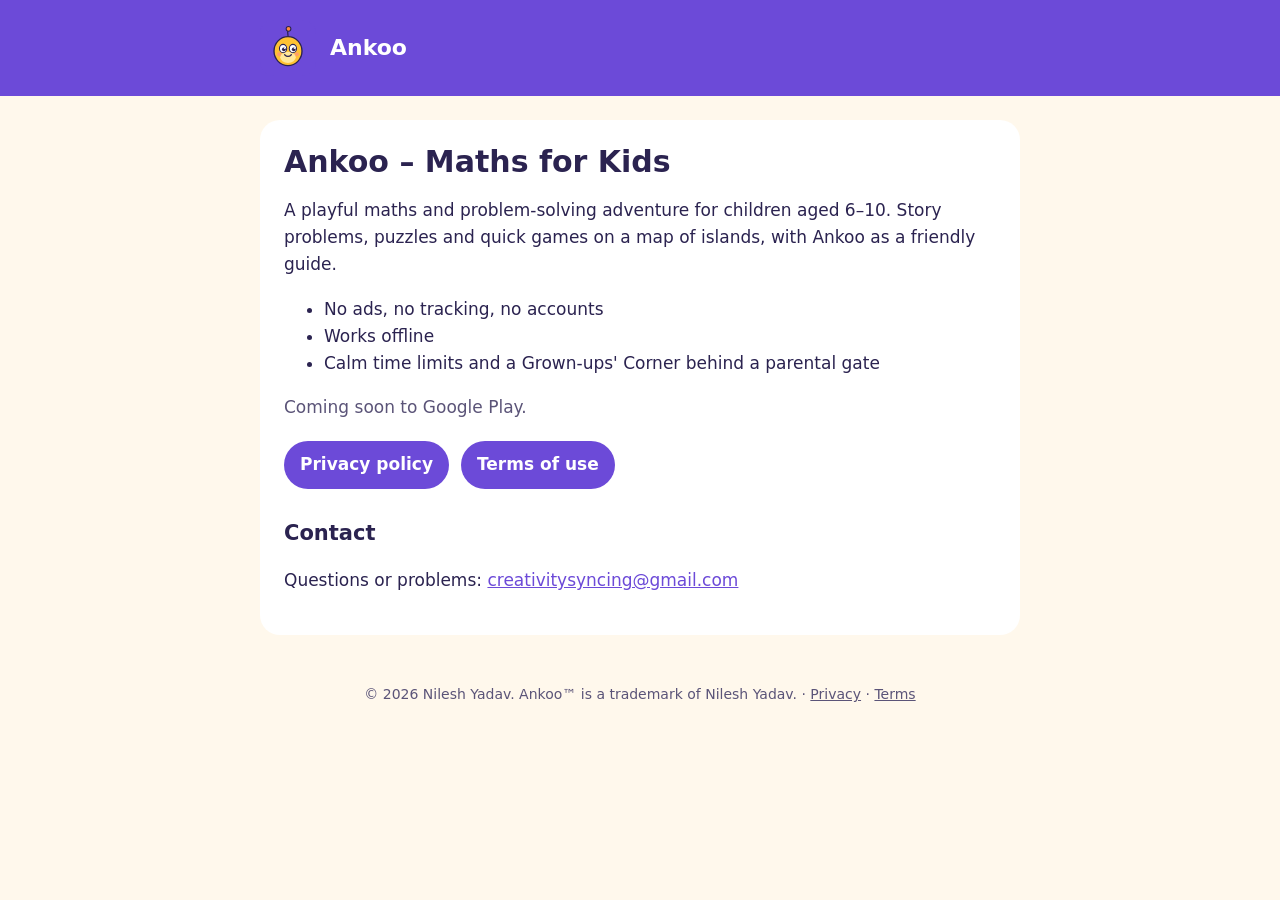
<file: index.html>
<!doctype html>
<html lang="en">
<head>
<meta charset="utf-8">
<meta name="viewport" content="width=device-width, initial-scale=1">
<title>Ankoo – Maths for Kids</title>
<meta name="description" content="A playful maths and problem-solving adventure for children aged 6–10. No ads, works offline.">
<link rel="icon" href="icon.svg" type="image/svg+xml">
<link rel="stylesheet" href="style.css">
</head>
<body>
<header><div class="wrap"><img src="icon.svg" alt=""><a href="./">Ankoo</a></div></header>
<main><div class="wrap">
<h1>Ankoo – Maths for Kids</h1>
<p>A playful maths and problem-solving adventure for children aged 6–10. Story problems, puzzles and quick games on a map of islands, with Ankoo as a friendly guide.</p>
<ul>
<li>No ads, no tracking, no accounts</li>
<li>Works offline</li>
<li>Calm time limits and a Grown-ups' Corner behind a parental gate</li>
</ul>
<p class="soft">Coming soon to Google Play.</p>
<nav><a href="privacy.html">Privacy policy</a><a href="terms.html">Terms of use</a></nav>
<h2>Contact</h2>
<p>Questions or problems: <a href="mailto:creativitysyncing@gmail.com">creativitysyncing@gmail.com</a></p>
</div></main>
<footer>© 2026 Nilesh Yadav. Ankoo™ is a trademark of Nilesh Yadav. · <a href="privacy.html">Privacy</a> · <a href="terms.html">Terms</a></footer>
</body>
</html>
</file>
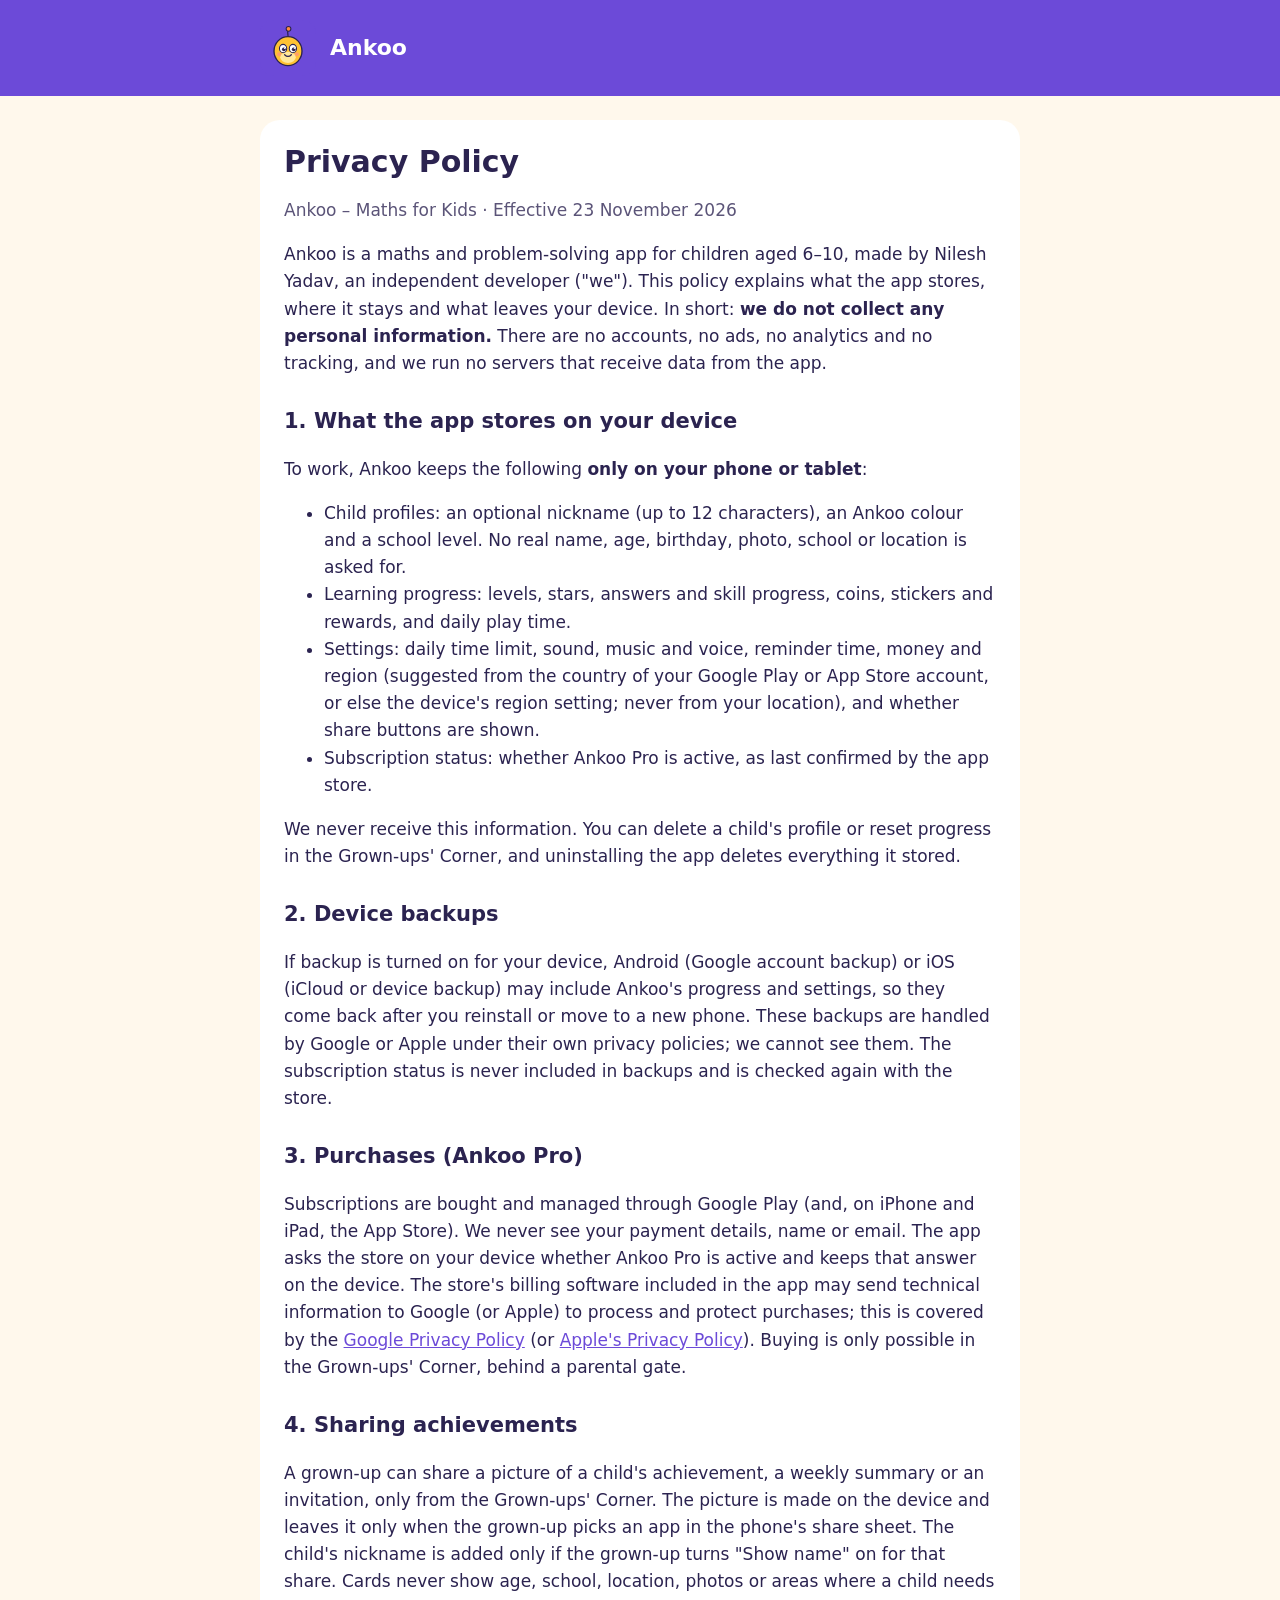
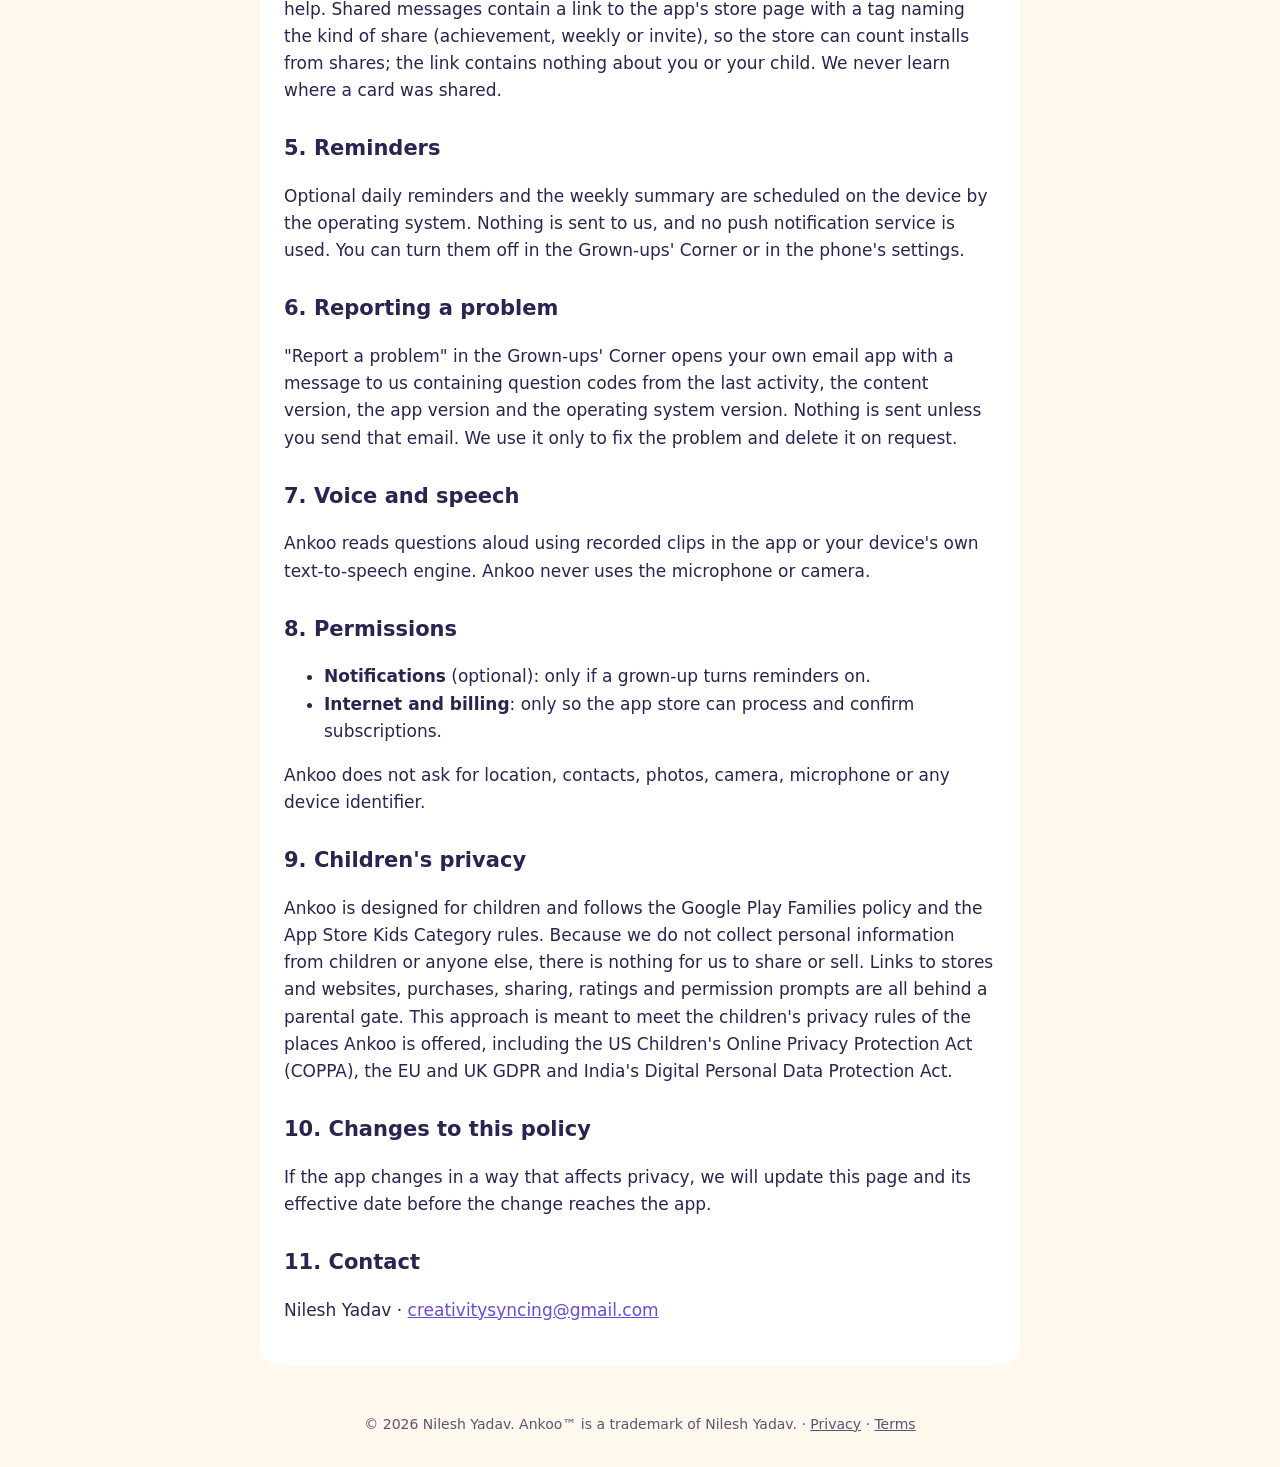
<file: privacy.html>
<!doctype html>
<html lang="en">
<head>
<meta charset="utf-8">
<meta name="viewport" content="width=device-width, initial-scale=1">
<title>Privacy Policy · Ankoo</title>
<meta name="description" content="Privacy policy of Ankoo – Maths for Kids: no accounts, no ads, no tracking; everything stays on your device.">
<link rel="icon" href="icon.svg" type="image/svg+xml">
<link rel="stylesheet" href="style.css">
</head>
<body>
<header><div class="wrap"><img src="icon.svg" alt=""><a href="./">Ankoo</a></div></header>
<main><div class="wrap">
<h1>Privacy Policy</h1>
<p class="soft">Ankoo – Maths for Kids · Effective 23 November 2026</p>

<p>Ankoo is a maths and problem-solving app for children aged 6–10, made by Nilesh Yadav, an independent developer ("we"). This policy explains what the app stores, where it stays and what leaves your device. In short: <strong>we do not collect any personal information.</strong> There are no accounts, no ads, no analytics and no tracking, and we run no servers that receive data from the app.</p>

<h2>1. What the app stores on your device</h2>
<p>To work, Ankoo keeps the following <strong>only on your phone or tablet</strong>:</p>
<ul>
<li>Child profiles: an optional nickname (up to 12 characters), an Ankoo colour and a school level. No real name, age, birthday, photo, school or location is asked for.</li>
<li>Learning progress: levels, stars, answers and skill progress, coins, stickers and rewards, and daily play time.</li>
<li>Settings: daily time limit, sound, music and voice, reminder time, money and region (suggested from the country of your Google Play or App Store account, or else the device's region setting; never from your location), and whether share buttons are shown.</li>
<li>Subscription status: whether Ankoo Pro is active, as last confirmed by the app store.</li>
</ul>
<p>We never receive this information. You can delete a child's profile or reset progress in the Grown-ups' Corner, and uninstalling the app deletes everything it stored.</p>

<h2>2. Device backups</h2>
<p>If backup is turned on for your device, Android (Google account backup) or iOS (iCloud or device backup) may include Ankoo's progress and settings, so they come back after you reinstall or move to a new phone. These backups are handled by Google or Apple under their own privacy policies; we cannot see them. The subscription status is never included in backups and is checked again with the store.</p>

<h2>3. Purchases (Ankoo Pro)</h2>
<p>Subscriptions are bought and managed through Google Play (and, on iPhone and iPad, the App Store). We never see your payment details, name or email. The app asks the store on your device whether Ankoo Pro is active and keeps that answer on the device. The store's billing software included in the app may send technical information to Google (or Apple) to process and protect purchases; this is covered by the <a href="https://policies.google.com/privacy">Google Privacy Policy</a> (or <a href="https://www.apple.com/legal/privacy/">Apple's Privacy Policy</a>). Buying is only possible in the Grown-ups' Corner, behind a parental gate.</p>

<h2>4. Sharing achievements</h2>
<p>A grown-up can share a picture of a child's achievement, a weekly summary or an invitation, only from the Grown-ups' Corner. The picture is made on the device and leaves it only when the grown-up picks an app in the phone's share sheet. The child's nickname is added only if the grown-up turns "Show name" on for that share. Cards never show age, school, location, photos or areas where a child needs help. Shared messages contain a link to the app's store page with a tag naming the kind of share (achievement, weekly or invite), so the store can count installs from shares; the link contains nothing about you or your child. We never learn where a card was shared.</p>

<h2>5. Reminders</h2>
<p>Optional daily reminders and the weekly summary are scheduled on the device by the operating system. Nothing is sent to us, and no push notification service is used. You can turn them off in the Grown-ups' Corner or in the phone's settings.</p>

<h2>6. Reporting a problem</h2>
<p>"Report a problem" in the Grown-ups' Corner opens your own email app with a message to us containing question codes from the last activity, the content version, the app version and the operating system version. Nothing is sent unless you send that email. We use it only to fix the problem and delete it on request.</p>

<h2>7. Voice and speech</h2>
<p>Ankoo reads questions aloud using recorded clips in the app or your device's own text-to-speech engine. Ankoo never uses the microphone or camera.</p>

<h2>8. Permissions</h2>
<ul>
<li><strong>Notifications</strong> (optional): only if a grown-up turns reminders on.</li>
<li><strong>Internet and billing</strong>: only so the app store can process and confirm subscriptions.</li>
</ul>
<p>Ankoo does not ask for location, contacts, photos, camera, microphone or any device identifier.</p>

<h2>9. Children's privacy</h2>
<p>Ankoo is designed for children and follows the Google Play Families policy and the App Store Kids Category rules. Because we do not collect personal information from children or anyone else, there is nothing for us to share or sell. Links to stores and websites, purchases, sharing, ratings and permission prompts are all behind a parental gate. This approach is meant to meet the children's privacy rules of the places Ankoo is offered, including the US Children's Online Privacy Protection Act (COPPA), the EU and UK GDPR and India's Digital Personal Data Protection Act.</p>

<h2>10. Changes to this policy</h2>
<p>If the app changes in a way that affects privacy, we will update this page and its effective date before the change reaches the app.</p>

<h2>11. Contact</h2>
<p>Nilesh Yadav · <a href="mailto:creativitysyncing@gmail.com">creativitysyncing@gmail.com</a></p>
</div></main>
<footer>© 2026 Nilesh Yadav. Ankoo™ is a trademark of Nilesh Yadav. · <a href="privacy.html">Privacy</a> · <a href="terms.html">Terms</a></footer>
</body>
</html>
</file>
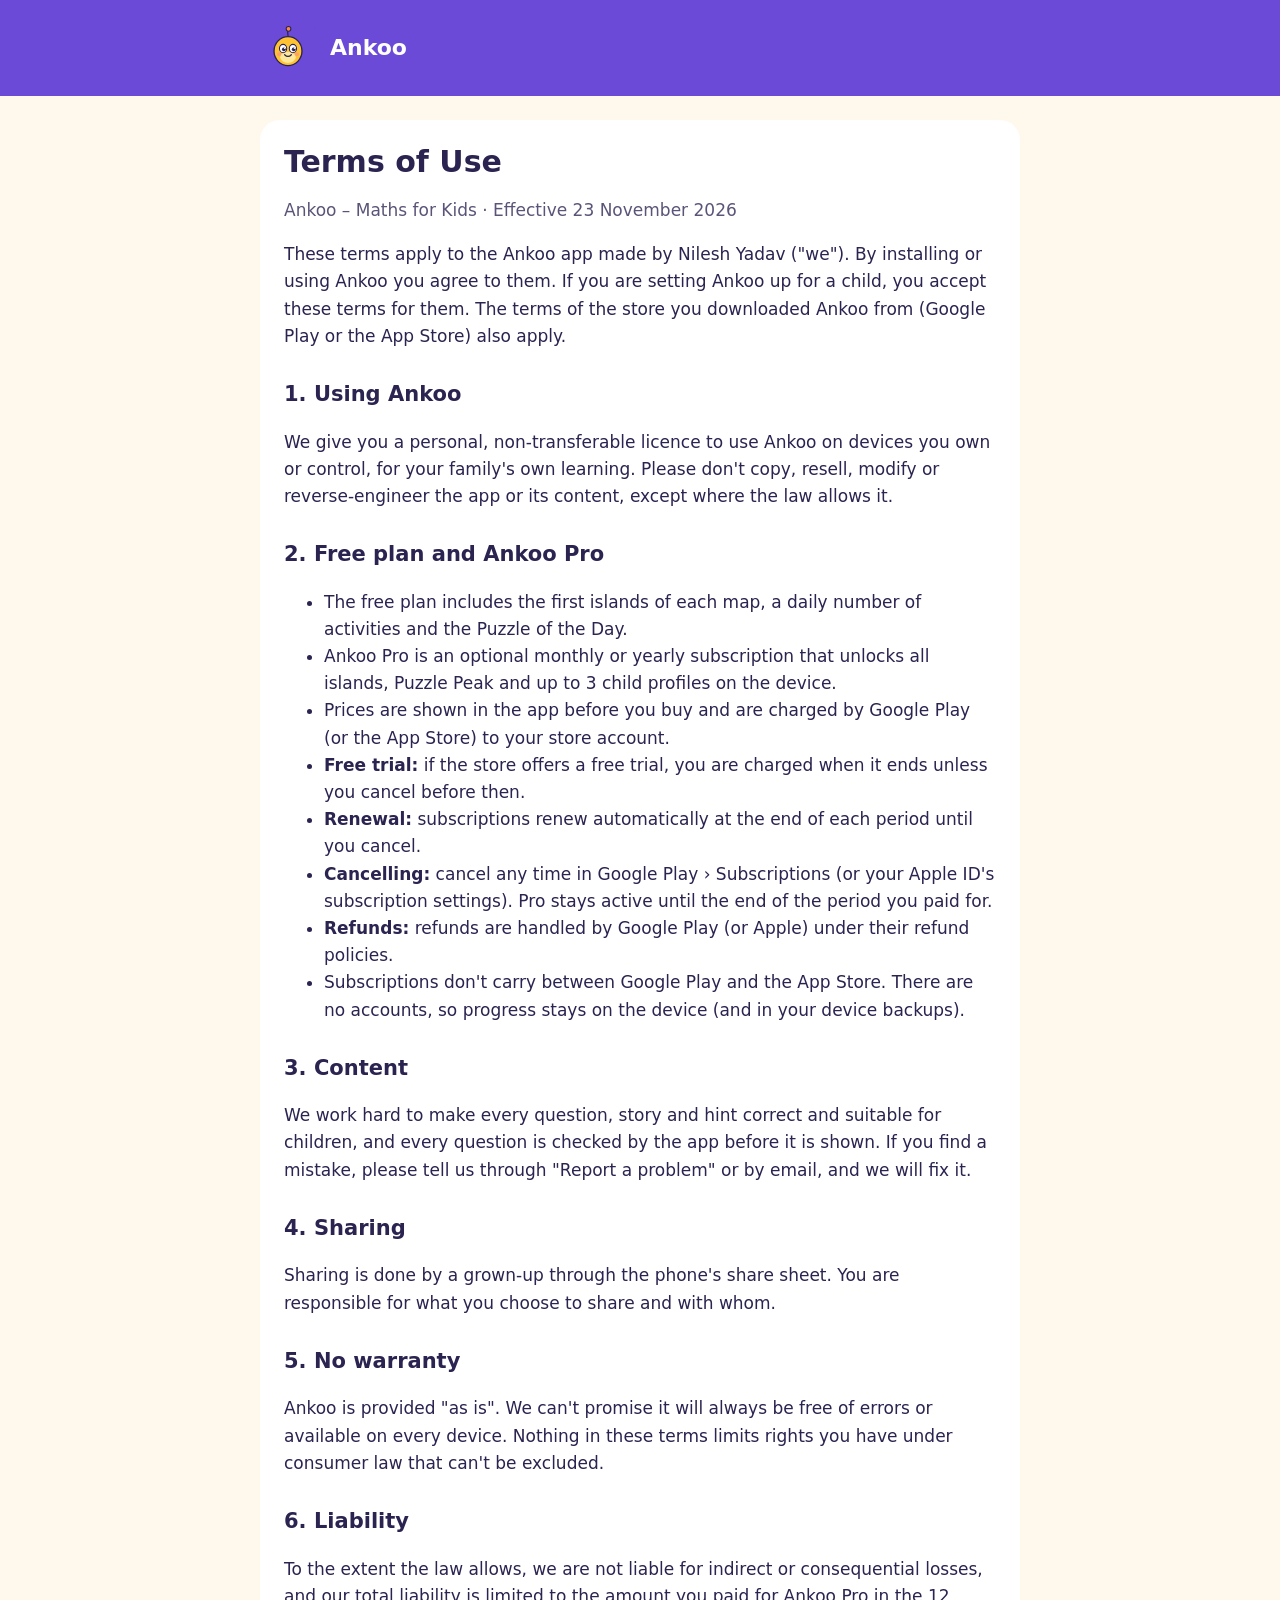
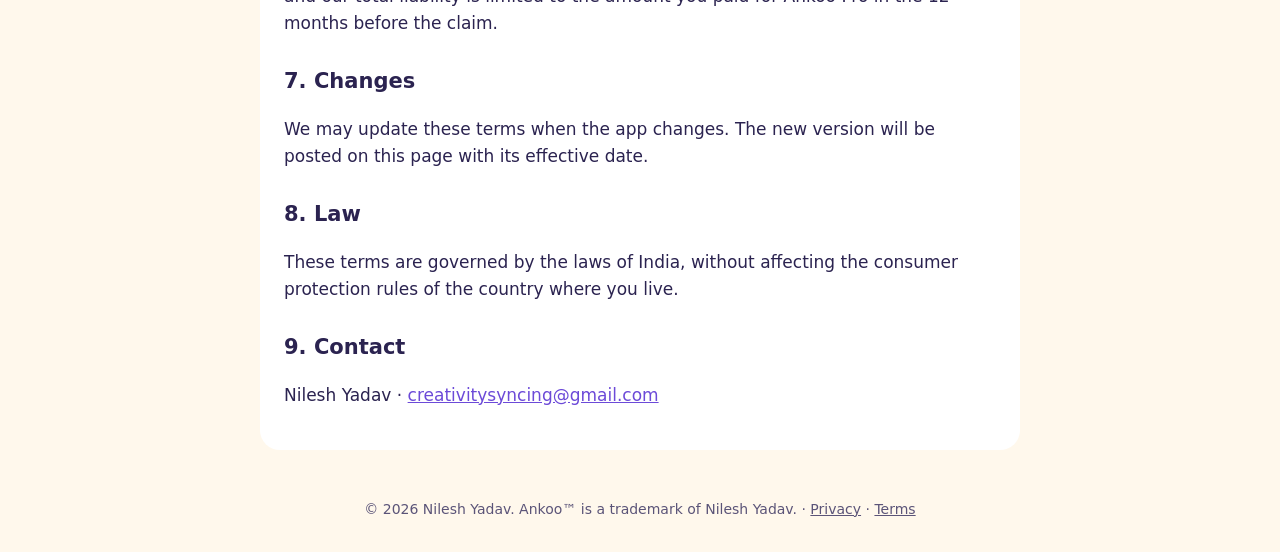
<file: terms.html>
<!doctype html>
<html lang="en">
<head>
<meta charset="utf-8">
<meta name="viewport" content="width=device-width, initial-scale=1">
<title>Terms of Use · Ankoo</title>
<meta name="description" content="Terms of use of Ankoo – Maths for Kids, including the Ankoo Pro subscription.">
<link rel="icon" href="icon.svg" type="image/svg+xml">
<link rel="stylesheet" href="style.css">
</head>
<body>
<header><div class="wrap"><img src="icon.svg" alt=""><a href="./">Ankoo</a></div></header>
<main><div class="wrap">
<h1>Terms of Use</h1>
<p class="soft">Ankoo – Maths for Kids · Effective 23 November 2026</p>

<p>These terms apply to the Ankoo app made by Nilesh Yadav ("we"). By installing or using Ankoo you agree to them. If you are setting Ankoo up for a child, you accept these terms for them. The terms of the store you downloaded Ankoo from (Google Play or the App Store) also apply.</p>

<h2>1. Using Ankoo</h2>
<p>We give you a personal, non-transferable licence to use Ankoo on devices you own or control, for your family's own learning. Please don't copy, resell, modify or reverse-engineer the app or its content, except where the law allows it.</p>

<h2>2. Free plan and Ankoo Pro</h2>
<ul>
<li>The free plan includes the first islands of each map, a daily number of activities and the Puzzle of the Day.</li>
<li>Ankoo Pro is an optional monthly or yearly subscription that unlocks all islands, Puzzle Peak and up to 3 child profiles on the device.</li>
<li>Prices are shown in the app before you buy and are charged by Google Play (or the App Store) to your store account.</li>
<li><strong>Free trial:</strong> if the store offers a free trial, you are charged when it ends unless you cancel before then.</li>
<li><strong>Renewal:</strong> subscriptions renew automatically at the end of each period until you cancel.</li>
<li><strong>Cancelling:</strong> cancel any time in Google Play › Subscriptions (or your Apple ID's subscription settings). Pro stays active until the end of the period you paid for.</li>
<li><strong>Refunds:</strong> refunds are handled by Google Play (or Apple) under their refund policies.</li>
<li>Subscriptions don't carry between Google Play and the App Store. There are no accounts, so progress stays on the device (and in your device backups).</li>
</ul>

<h2>3. Content</h2>
<p>We work hard to make every question, story and hint correct and suitable for children, and every question is checked by the app before it is shown. If you find a mistake, please tell us through "Report a problem" or by email, and we will fix it.</p>

<h2>4. Sharing</h2>
<p>Sharing is done by a grown-up through the phone's share sheet. You are responsible for what you choose to share and with whom.</p>

<h2>5. No warranty</h2>
<p>Ankoo is provided "as is". We can't promise it will always be free of errors or available on every device. Nothing in these terms limits rights you have under consumer law that can't be excluded.</p>

<h2>6. Liability</h2>
<p>To the extent the law allows, we are not liable for indirect or consequential losses, and our total liability is limited to the amount you paid for Ankoo Pro in the 12 months before the claim.</p>

<h2>7. Changes</h2>
<p>We may update these terms when the app changes. The new version will be posted on this page with its effective date.</p>

<h2>8. Law</h2>
<p>These terms are governed by the laws of India, without affecting the consumer protection rules of the country where you live.</p>

<h2>9. Contact</h2>
<p>Nilesh Yadav · <a href="mailto:creativitysyncing@gmail.com">creativitysyncing@gmail.com</a></p>
</div></main>
<footer>© 2026 Nilesh Yadav. Ankoo™ is a trademark of Nilesh Yadav. · <a href="privacy.html">Privacy</a> · <a href="terms.html">Terms</a></footer>
</body>
</html>
</file>
<file: style.css>
:root { --grape:#6C4AD8; --ink:#2B2350; --soft:#5B5478; --cream:#FFF8EC; --sun:#FFC233; --card:#FFFFFF; }
@media (prefers-color-scheme: dark) {
  :root { --ink:#F3EEFF; --soft:#C9C2E6; --cream:#1C1733; --card:#28214A; --grape:#9C84F0; }
}
* { box-sizing: border-box; }
body { margin:0; background:var(--cream); color:var(--ink); font:17px/1.6 "Baloo 2", system-ui, -apple-system, "Segoe UI", Roboto, sans-serif; }
header { background:#6C4AD8; color:#fff; padding:20px 16px; }
header .wrap { display:flex; align-items:center; gap:14px; }
header img { width:56px; height:56px; border-radius:14px; }
header a { color:#fff; text-decoration:none; font-weight:800; font-size:22px; }
.wrap { max-width:760px; margin:0 auto; }
main { padding:24px 16px 48px; }
main .wrap { background:var(--card); border-radius:20px; padding:24px; }
h1 { font-size:30px; line-height:1.2; margin:0 0 8px; }
h2 { font-size:21px; margin:28px 0 6px; }
p, li { color:var(--ink); }
.soft { color:var(--soft); }
a { color:var(--grape); }
nav { margin-top:20px; display:flex; flex-wrap:wrap; gap:12px; }
nav a { background:var(--grape); color:#fff; padding:10px 16px; border-radius:999px; text-decoration:none; font-weight:700; }
footer { text-align:center; padding:0 16px 32px; color:var(--soft); font-size:14px; }
footer a { color:var(--soft); }
</file>
